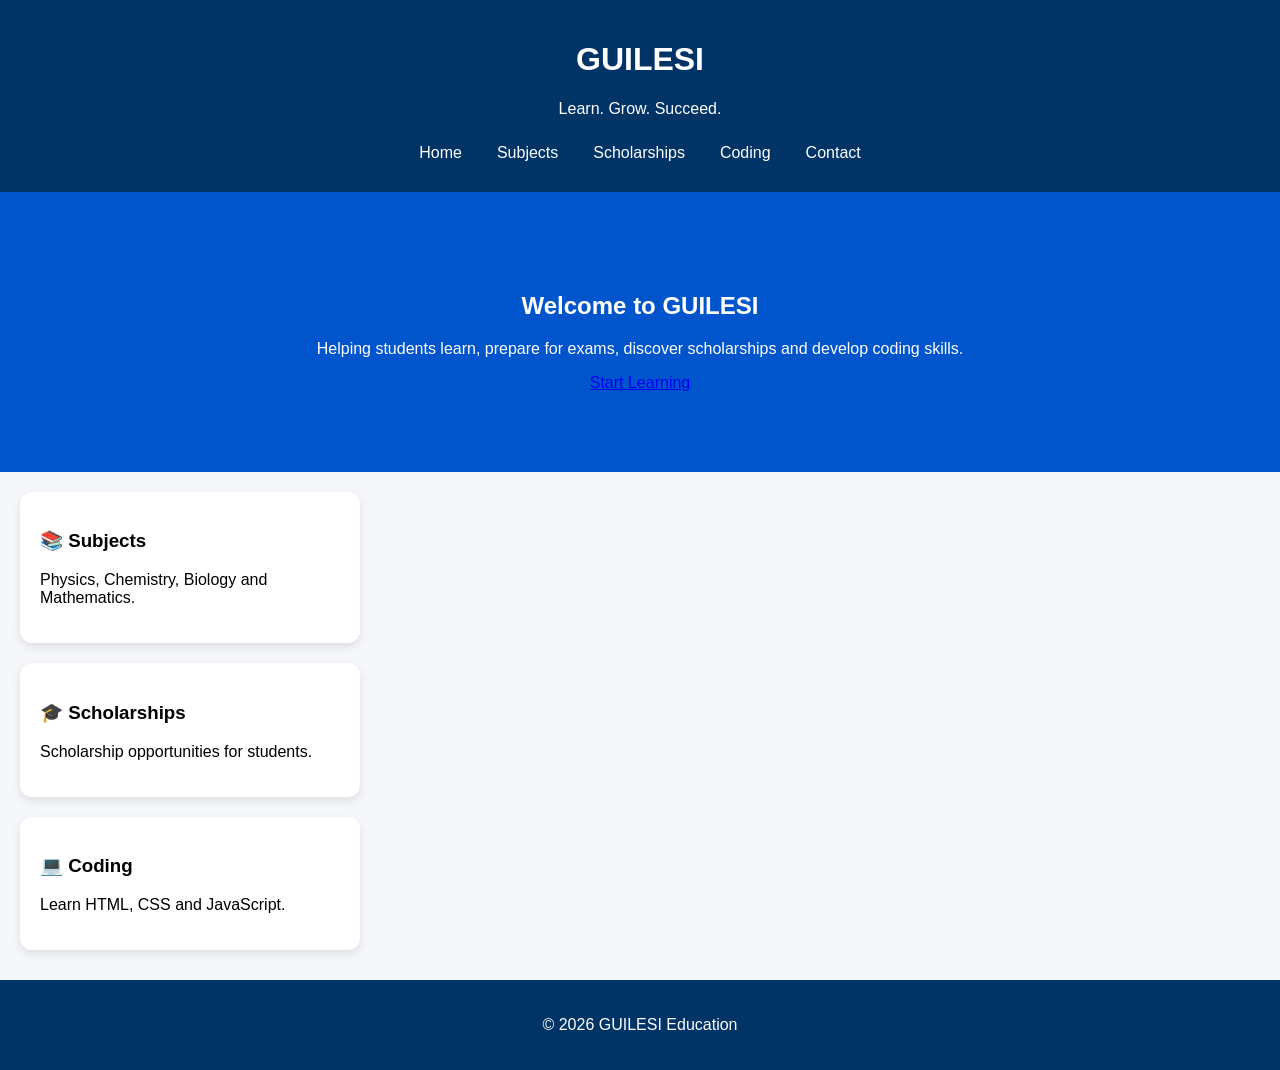
<file: Index.html>
<!DOCTYPE html>
<html>
<head>
<title>GUILESI Education</title>
<link rel="stylesheet" href="style.css">
</head>

<body>

<header>
<h1>GUILESI</h1>
<p>Learn. Grow. Succeed.</p>

<nav>
<a href="index.html">Home</a>
<a href="subjects.html">Subjects</a>
<a href="scholarships.html">Scholarships</a>
<a href="coding.html">Coding</a>
<a href="contact.html">Contact</a>
</nav>
</header>

<section class="hero">
<h2>Welcome to GUILESI</h2>

<p>
Helping students learn, prepare for exams,
discover scholarships and develop coding skills.
</p>

<a href="subjects.html" class="btn">
Start Learning
</a>
</section>

<section class="features">

<div class="card">
<h3>📚 Subjects</h3>
<p>Physics, Chemistry, Biology and Mathematics.</p>
</div>

<div class="card">
<h3>🎓 Scholarships</h3>
<p>Scholarship opportunities for students.</p>
</div>

<div class="card">
<h3>💻 Coding</h3>
<p>Learn HTML, CSS and JavaScript.</p>
</div>

</section>

<footer>
<p>© 2026 GUILESI Education</p>
</footer>

</body>
  </html>
</file>
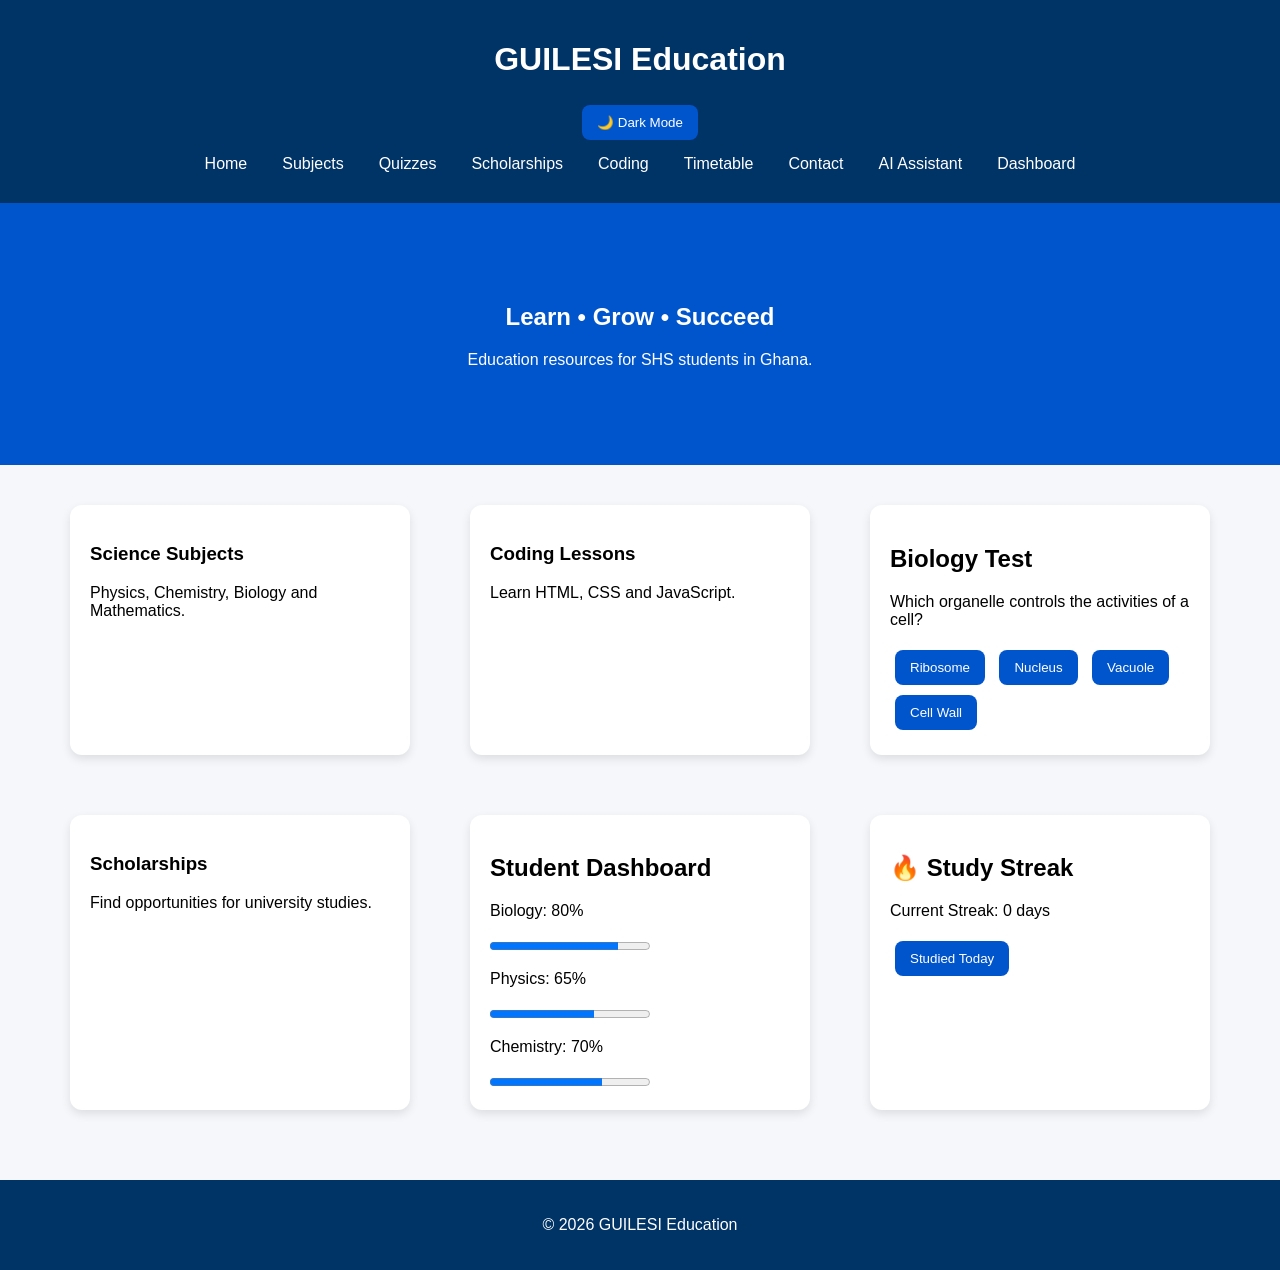
<file: index.html>
<!DOCTYPE html>
<html>
<head>
    <title>GUILESI Education</title>
    <link rel="stylesheet" href="style.css">
</head>
<body>
    <header>
    <h1>GUILESI Education</h1>

       <button onclick="toggleMode()">
🌙 Dark Mode
       </button> 
    <nav>
        <a href="index.html">Home</a>
        <a href="subject.html">Subjects</a>
        <a href="quizzes.html">Quizzes</a>
        <a href="scholarships.html">Scholarships</a>
        <a href="coding.html">Coding</a>
        <a href="timetable.html">Timetable</a>
        <a href="contact.html">Contact</a>
       <a href="ai-assistant.html">AI Assistant</a>
        <a href="dashboard.html">Dashboard</a>
    </nav>
</header>
<script>
function toggleMode() {
document.body.classList.toggle("dark");
}
</script>
<section class="hero">
    <h2>Learn • Grow • Succeed</h2>
    <p>Education resources for SHS students in Ghana.</p>
</section>

<section class="cards">
    <div class="card">
        <h3>Science Subjects</h3>
        <p>Physics, Chemistry, Biology and Mathematics.</p>
    </div>

    <div class="card">
        <h3>Coding Lessons</h3>
        <p>Learn HTML, CSS and JavaScript.</p>
    </div>
    <div class="card">
<h2>Biology Test</h2>

<p>Which organelle controls the activities of a cell?</p>

<button onclick="alert('Wrong')">Ribosome</button>
<button onclick="alert('Correct')">Nucleus</button>
<button onclick="alert('Wrong')">Vacuole</button>
<button onclick="alert('Wrong')">Cell Wall</button>

    </div>

    <div class="card">
        <h3>Scholarships</h3>
        <p>Find opportunities for university studies.</p>
    </div>
    <div class="card">
<h2>Student Dashboard</h2>

<p>Biology: 80%</p>
<progress value="80" max="100"></progress>

<p>Physics: 65%</p>
<progress value="65" max="100"></progress>

<p>Chemistry: 70%</p>
<progress value="70" max="100"></progress>
    </div>
    <div class="card">
<h2>🔥 Study Streak</h2>
<p id="streak"></p>
<button onclick="increaseStreak()">Studied Today</button>
</div>

<script>
let streak=localStorage.getItem("streak") || 0;

document.getElementById("streak").innerHTML=
"Current Streak: " + streak + " days";

function increaseStreak(){
streak++;
localStorage.setItem("streak",streak);

document.getElementById("streak").innerHTML=
"Current Streak: " + streak + " days";
}
</script>
</section>

<footer>
    <p>© 2026 GUILESI Education</p>
</footer>
<script>
function darkMode(){
document.body.classList.toggle("dark");
}
</script>
    <script src="script.js"></script>
</body>
</html>
</file>
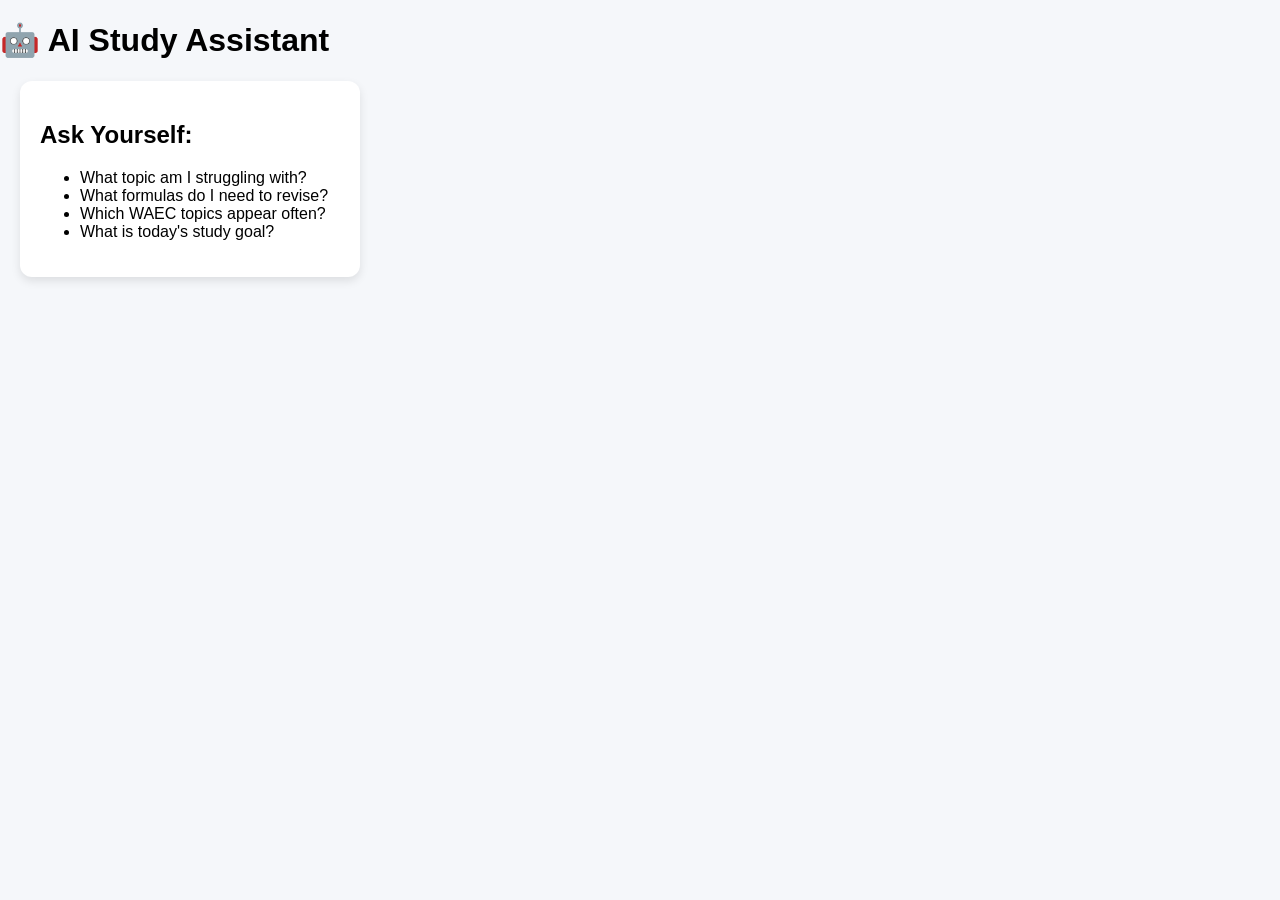
<file: ai-assistant.html>
<!DOCTYPE html>
<html>
<head>
<title>AI Study Assistant</title>
<link rel="stylesheet" href="style.css">
</head>
<body>

<h1>🤖 AI Study Assistant</h1>

<div class="card">

<h2>Ask Yourself:</h2>

<ul>
<li>What topic am I struggling with?</li>
<li>What formulas do I need to revise?</li>
<li>Which WAEC topics appear often?</li>
<li>What is today's study goal?</li>
</ul>

</div>

</body>
</html>
</file>
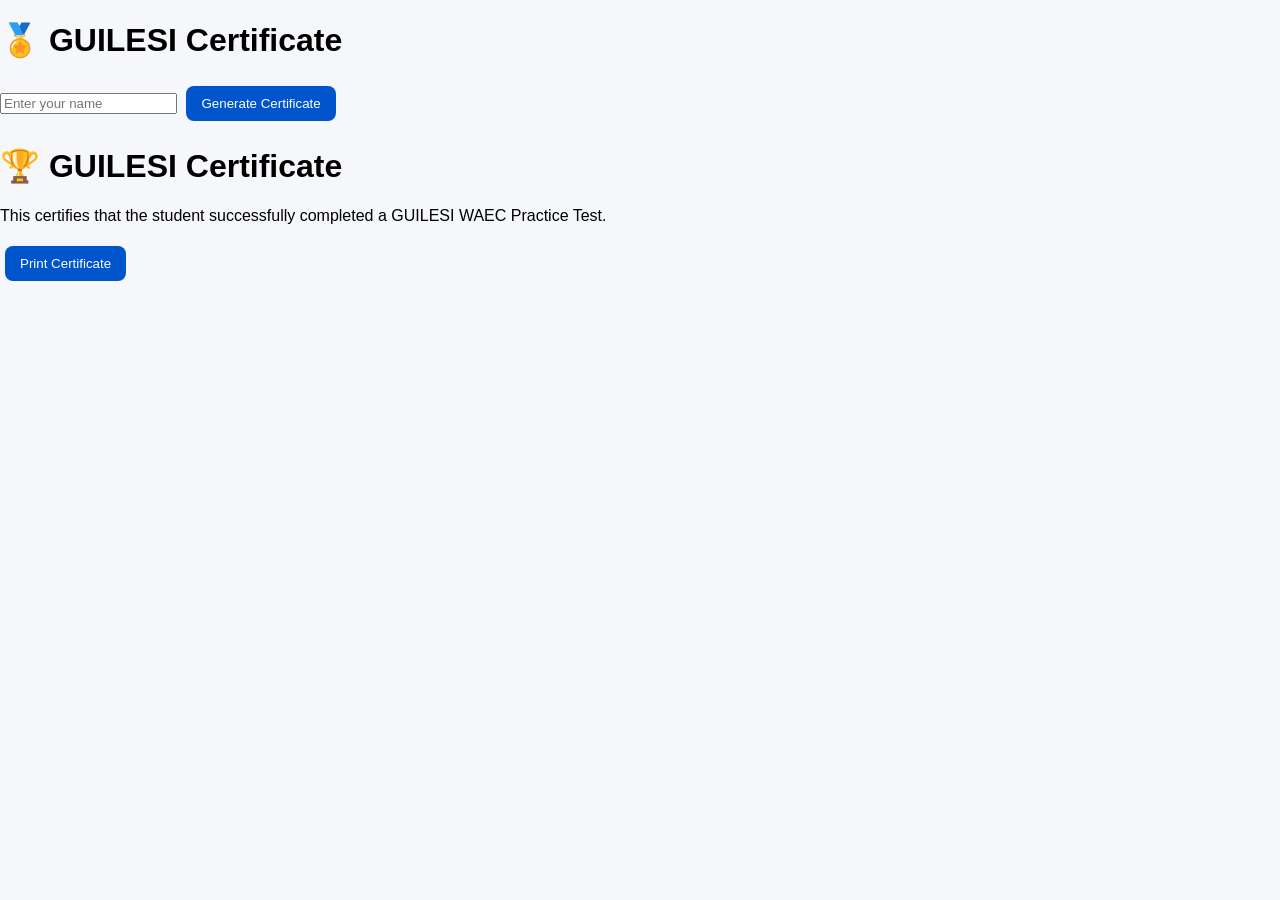
<file: certificate.html>
<!DOCTYPE html>
<html>
<head>
<title>Certificate</title>
<link rel="stylesheet" href="style.css">
</head>
<body>

<h1>🏅 GUILESI Certificate</h1>

<input type="text" id="student" placeholder="Enter your name">

<button onclick="generateCertificate()">
Generate Certificate
</button>

<h2 id="certificate"></h2>

<script>
function generateCertificate(){
let name=document.getElementById("student").value;

document.getElementById("certificate").innerHTML=
"Certificate awarded to " + name +
" for successfully completing a GUILESI assessment.";
}
</script>


<h1>🏆 GUILESI Certificate</h1>

<p>
This certifies that the student
successfully completed a GUILESI WAEC Practice Test.
</p>

<button onclick="window.print()">
Print Certificate
</button>

</body>
</html>
</file>
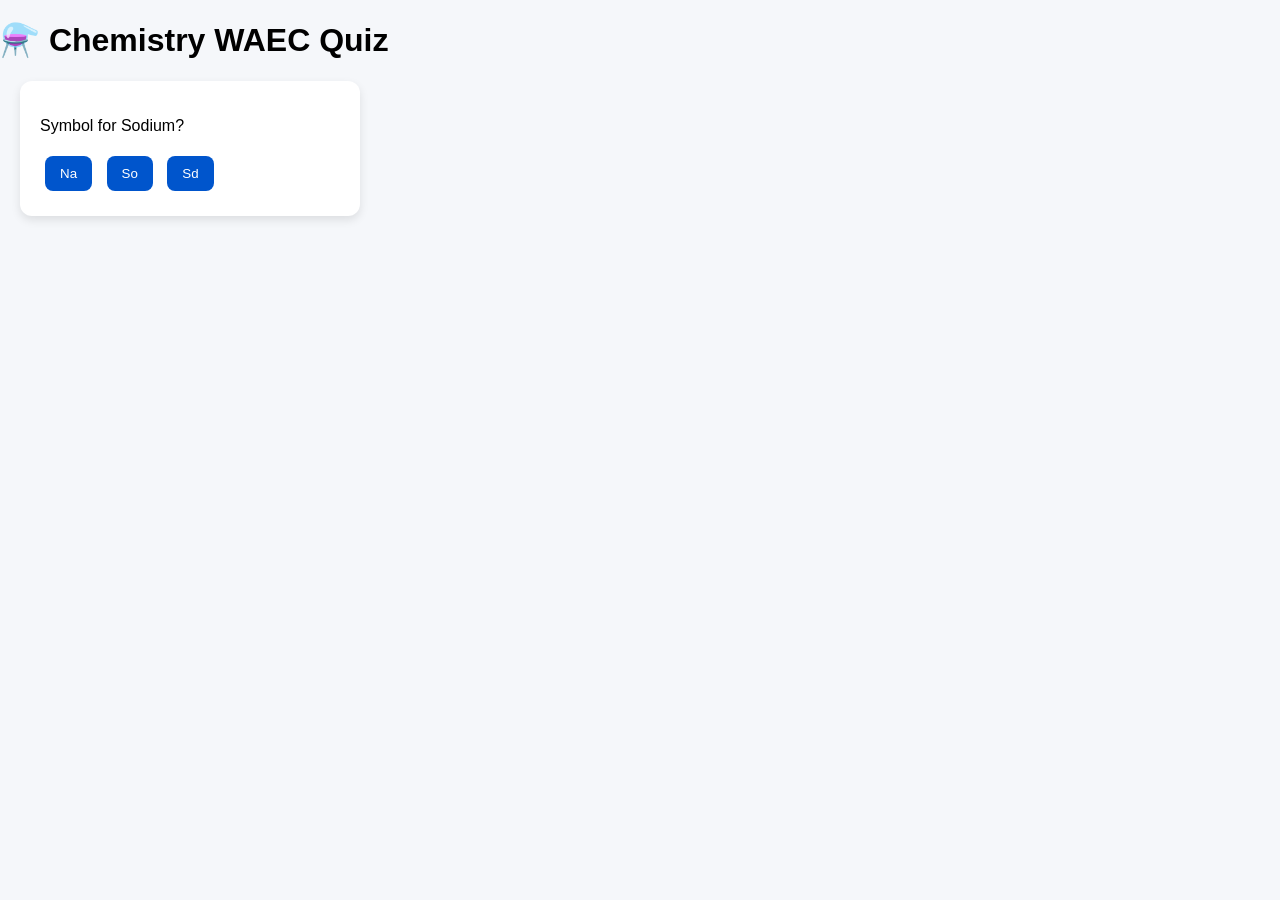
<file: chemistry.html>
<!DOCTYPE html>
<html>
<head>
<title>Chemistry WAEC Quiz</title>
<link rel="stylesheet" href="style.css">
</head>

<body>

<h1>⚗️ Chemistry WAEC Quiz</h1>

<div class="card">

<p>Symbol for Sodium?</p>

<button onclick="alert('Correct')">
Na
</button>

<button onclick="alert('Wrong')">
So
</button>

<button onclick="alert('Wrong')">
Sd
</button>

</div>

</body>
</html>
</file>
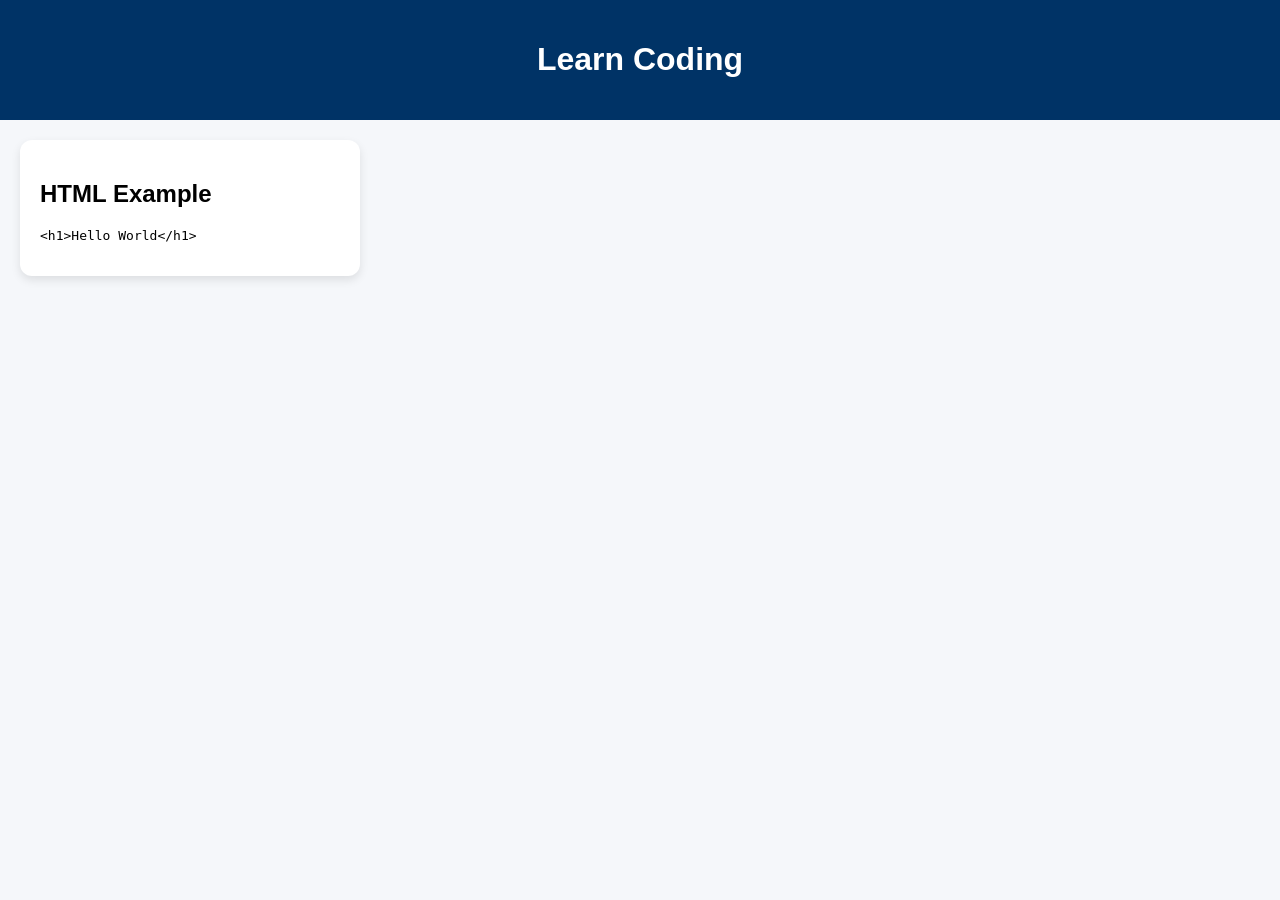
<file: coding.html>
<!DOCTYPE html>
<html>
<head>
<title>Coding Lessons</title>
<link rel="stylesheet" href="style.css">
</head>
<body>

<header>
<h1>Learn Coding</h1>
</header>

<div class="card">
<h2>HTML Example</h2>

<pre>
&lt;h1&gt;Hello World&lt;/h1&gt;
</pre>

</div>

</body>
</html>
</file>
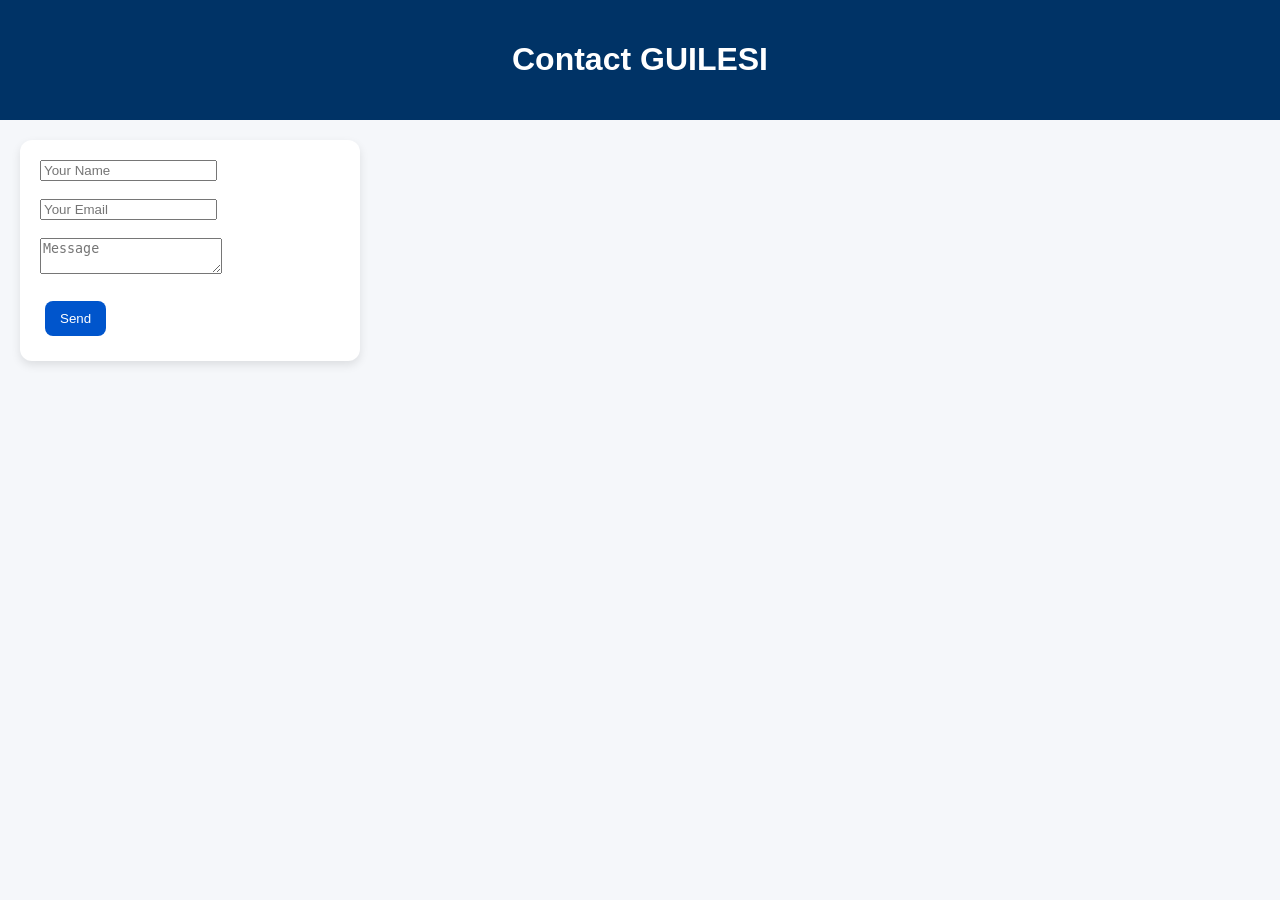
<file: contact.html>
<!DOCTYPE html>
<html>
<head>
<title>Contact</title>
<link rel="stylesheet" href="style.css">
</head>
<body>

<header>
<h1>Contact GUILESI</h1>
</header>

<div class="card">

<form>
<input type="text" placeholder="Your Name"><br><br>

<input type="email" placeholder="Your Email"><br><br>

<textarea placeholder="Message"></textarea><br><br>

<button>Send</button>

</form>

</div>

</body>
</html>
</file>
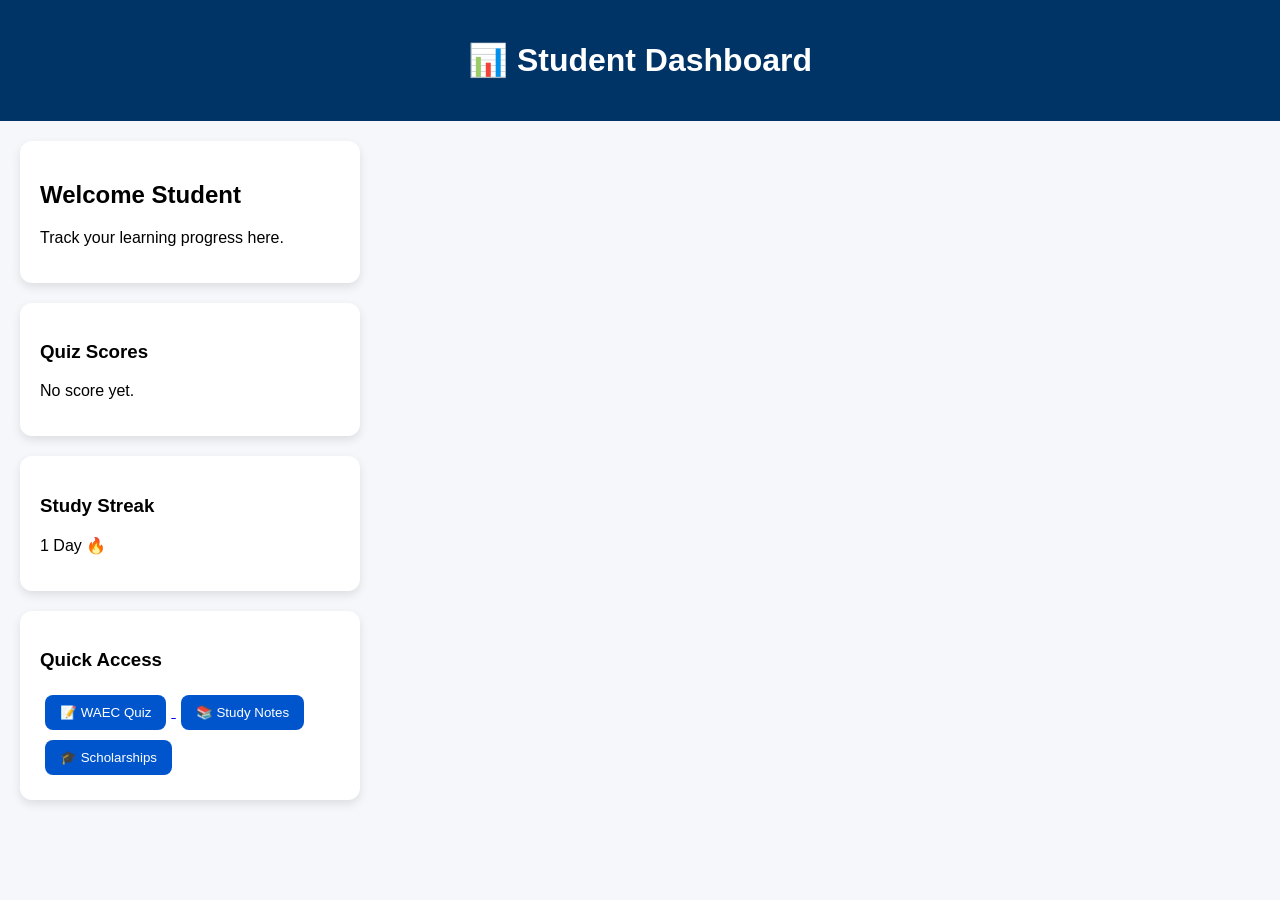
<file: dashboard.html>
<!DOCTYPE html>
<html>
<head>
    <title>GUILESI Dashboard</title>
    <link rel="stylesheet" href="style.css">
</head>
<body>

<header>
    <h1>📊 Student Dashboard</h1>
</header>

<div class="card">
    <h2>Welcome Student</h2>
    <p>Track your learning progress here.</p>
</div>

<div class="card">
    <h3>Quiz Scores</h3>
    <p id="scoreDisplay">No score yet.</p>
</div>

<div class="card">
    <h3>Study Streak</h3>
    <p id="streak">1 Day 🔥</p>
</div>

<div class="card">
    <h3>Quick Access</h3>

    <a href="quizzes.html">
        <button>📝 WAEC Quiz</button>
    </a>

    <a href="subject.html">
        <button>📚 Study Notes</button>
    </a>

    <a href="scholarships.html">
        <button>🎓 Scholarships</button>
    </a>

</div>

<script src="script.js"></script>

</body>
  </html>
</file>
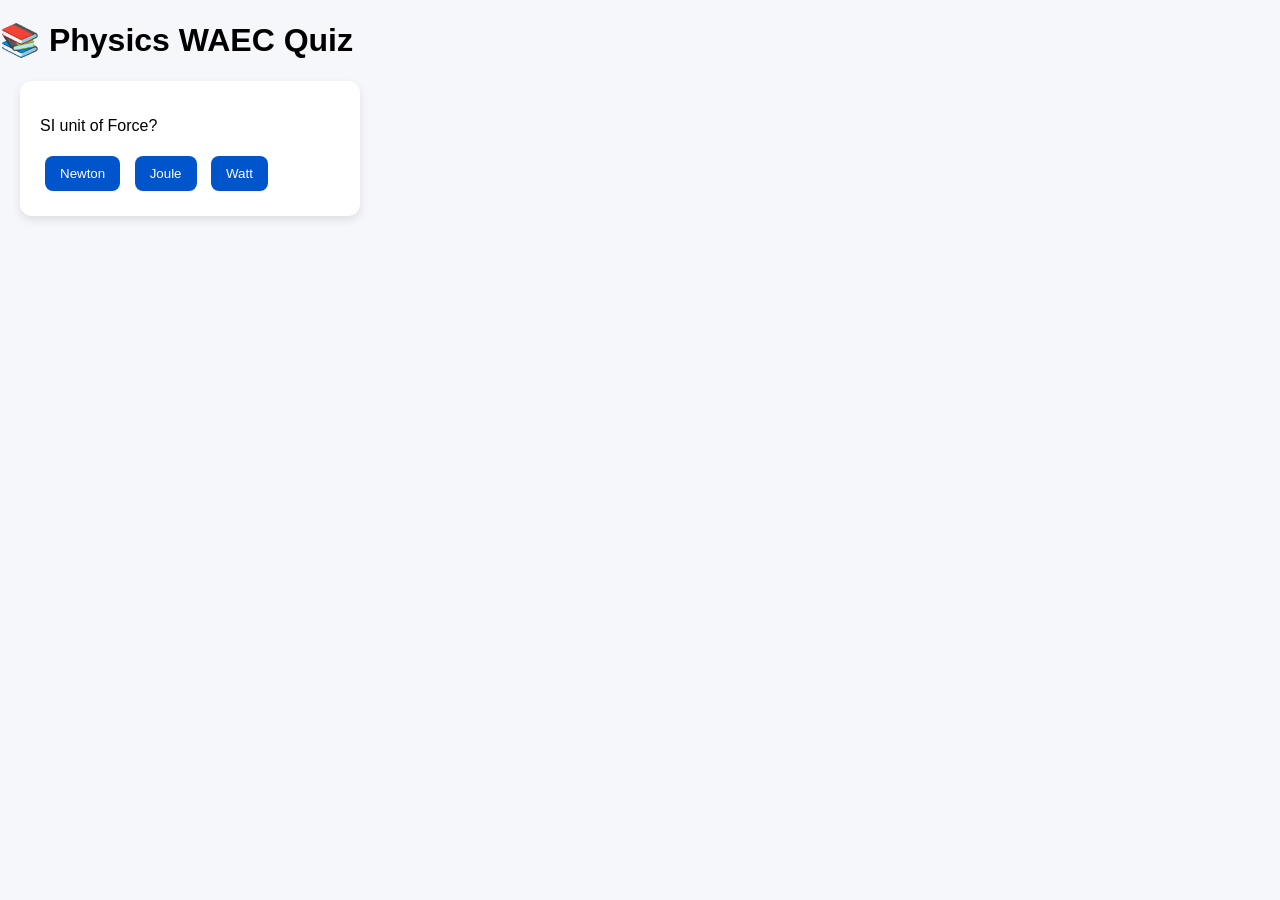
<file: physics.html>
<!DOCTYPE html>
<html>
<head>
<title>Physics WAEC Quiz</title>
<link rel="stylesheet" href="style.css">
</head>

<body>

<h1>📚 Physics WAEC Quiz</h1>

<div class="card">

<p>SI unit of Force?</p>

<button onclick="alert('Correct')">
Newton
</button>

<button onclick="alert('Wrong')">
Joule
</button>

<button onclick="alert('Wrong')">
Watt
</button>

</div>

</body>
</html>
</file>
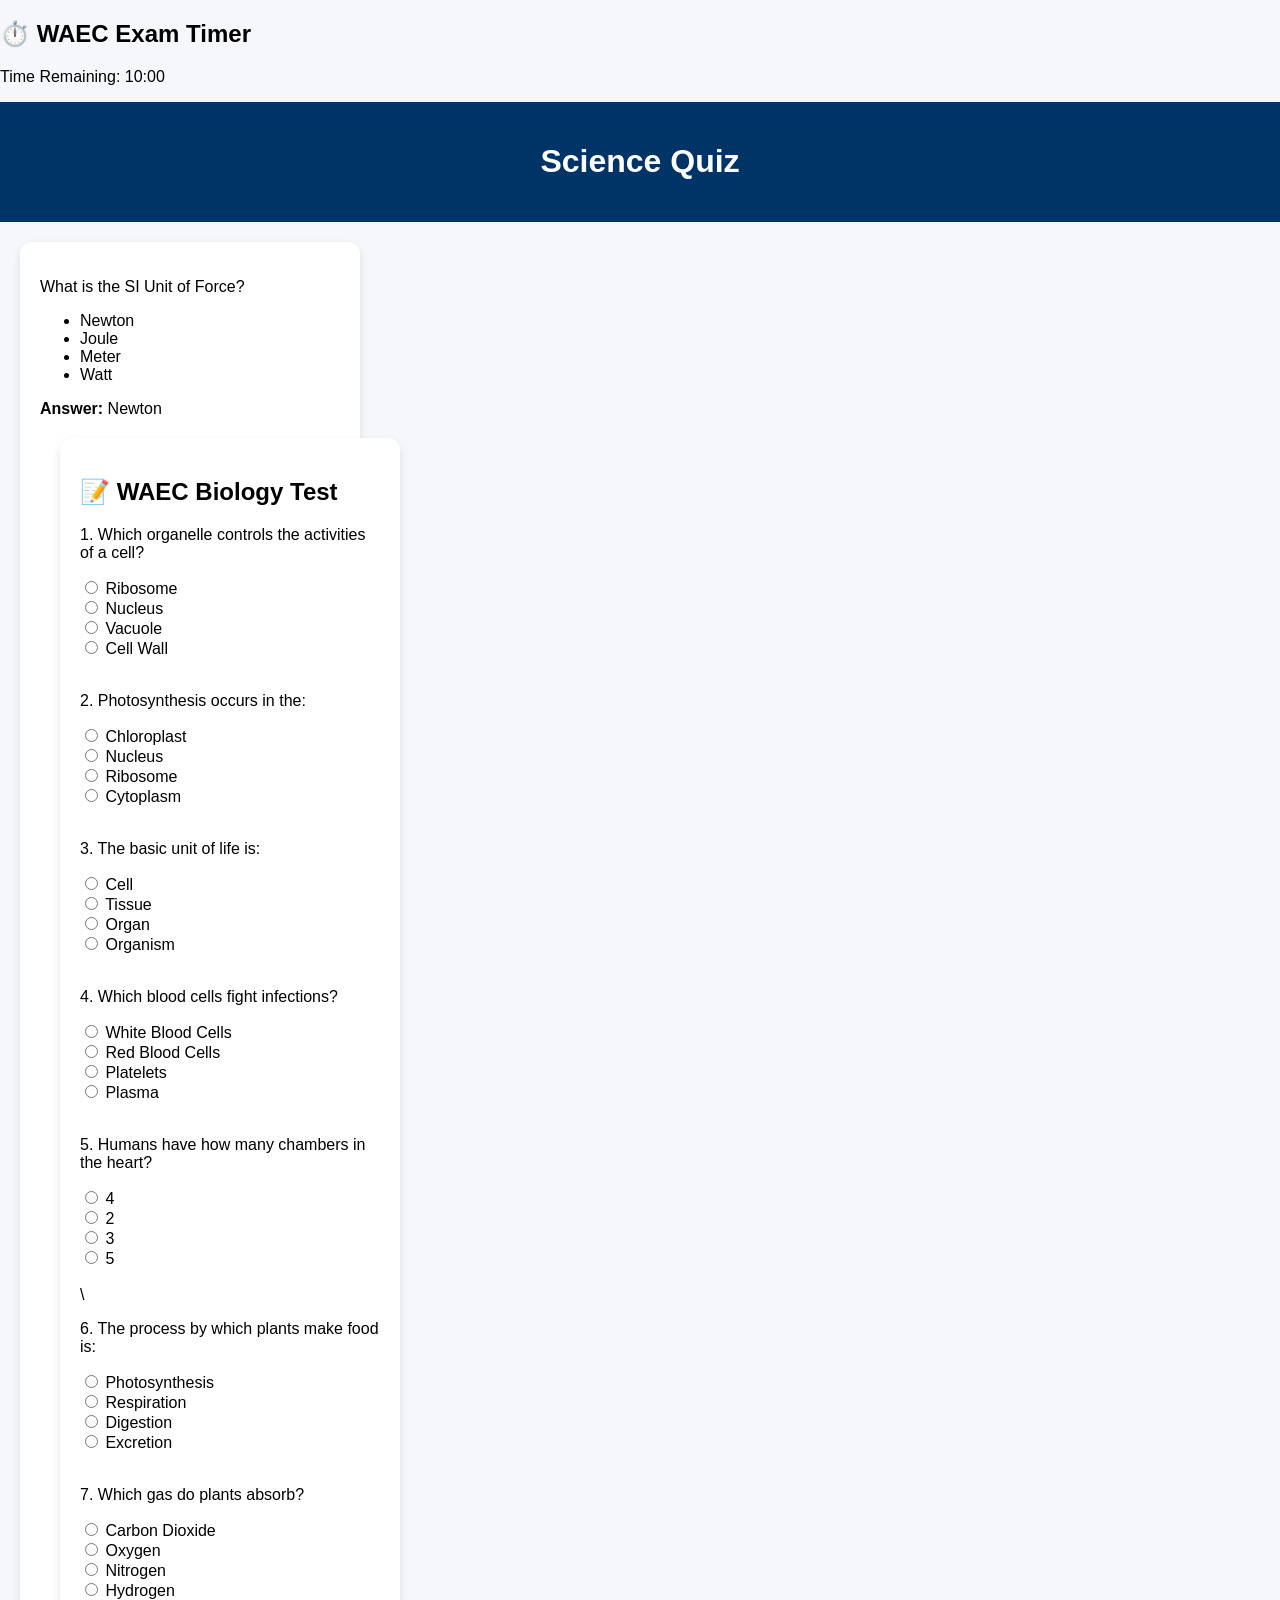
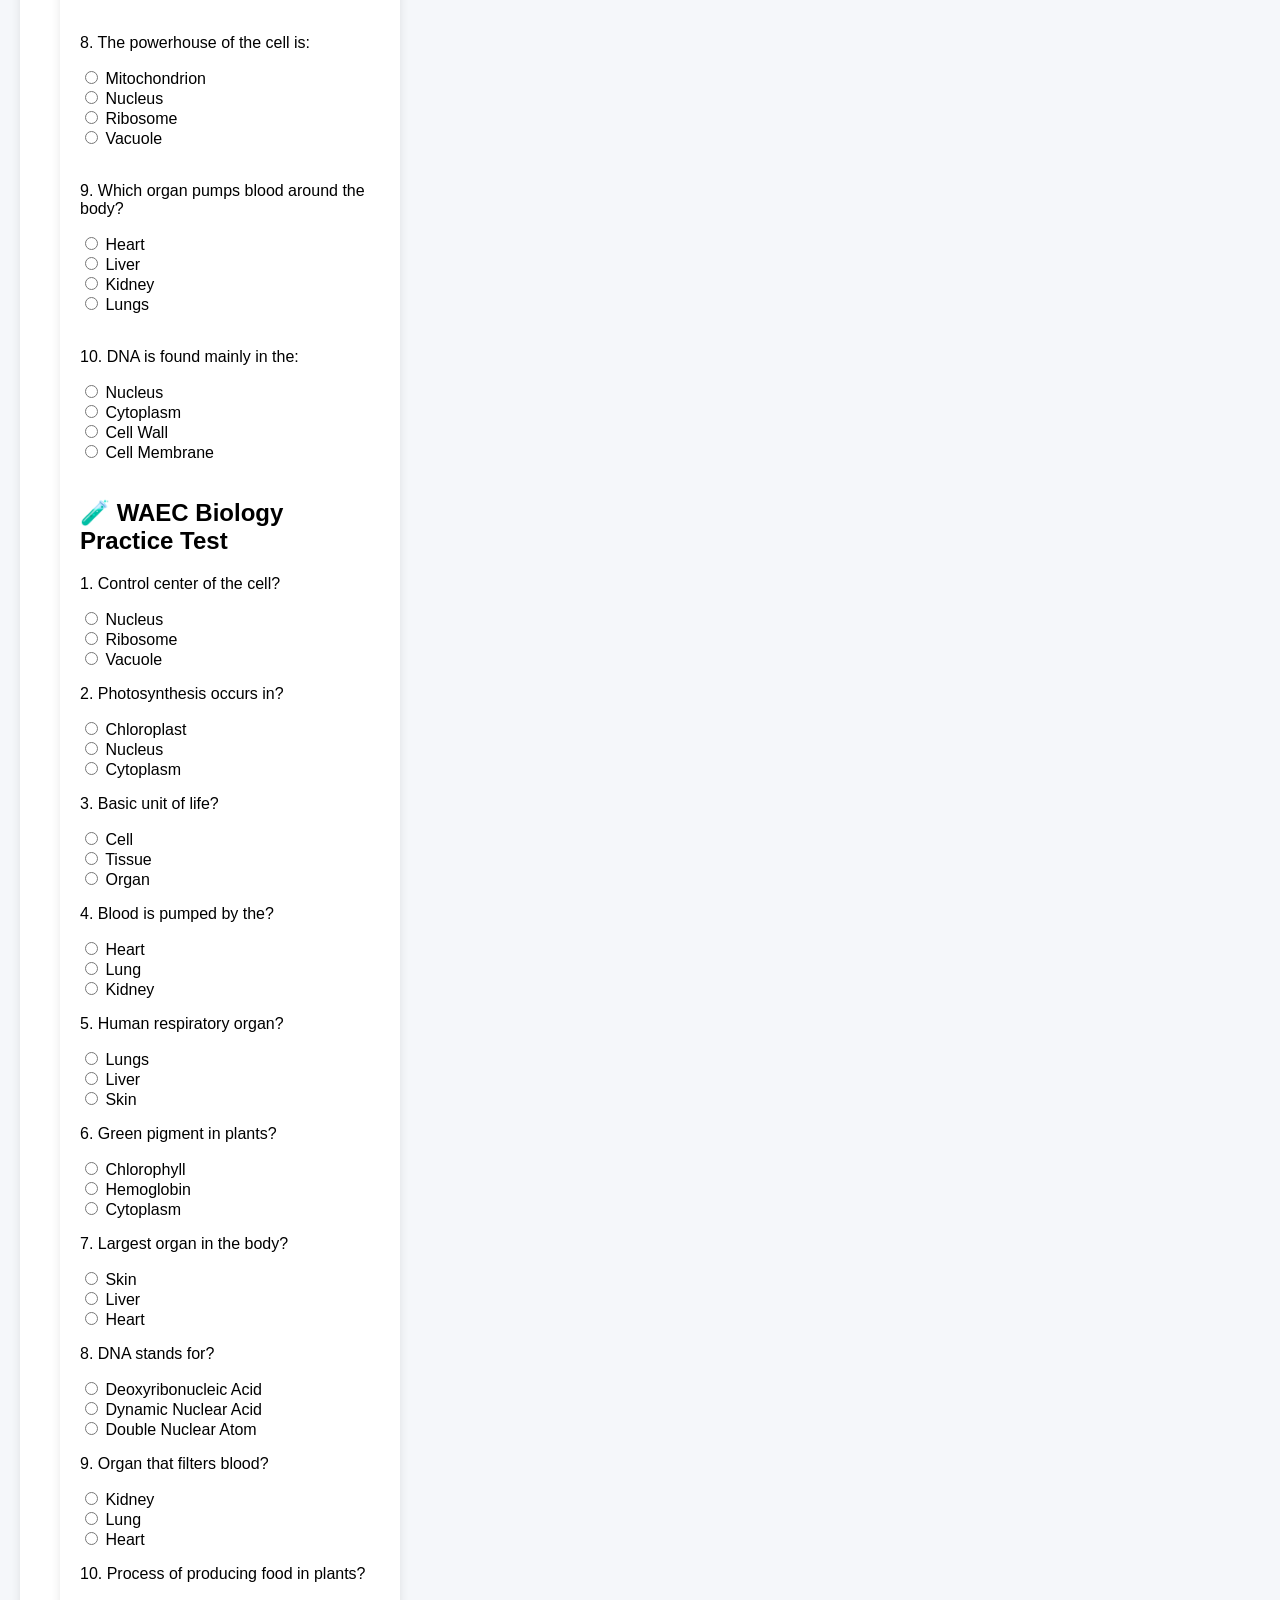
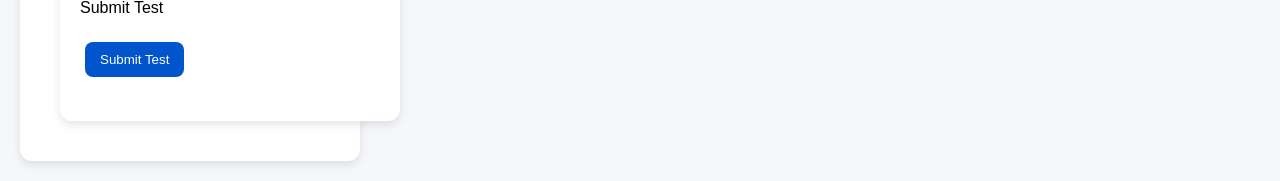
<file: quizzes.html>
<!DOCTYPE html>
<html>
<head>
<title>Quizzes</title>
<link rel="stylesheet" href="style.css">
</head>
<body>
<h2>⏱️ WAEC Exam Timer</h2>

<p>Time Remaining: <span id="timer">10:00</span></p>

<script>
let time = 600;

setInterval(function() {
    let minutes = Math.floor(time / 60);
    let seconds = time % 60;

    document.getElementById("timer").innerHTML =
        minutes + ":" + (seconds < 10 ? "0" : "") + seconds;

    time--;

    if(time < 0){
        alert("Time is up!");
        location.reload();
    }
},1000);
</script>
<header>
<h1>Science Quiz</h1>
</header>

<div class="card">
<p>What is the SI Unit of Force?</p>

<ul>
<li>Newton</li>
<li>Joule</li>
<li>Meter</li>
<li>Watt</li>
</ul>

<p><strong>Answer:</strong> Newton</p>
  <section class="card">
    <h2>📝 WAEC Biology Test</h2>

    <p>1. Which organelle controls the activities of a cell?</p>
    <input type="radio" name="q1" value="0"> Ribosome<br>
    <input type="radio" name="q1" value="1"> Nucleus<br>
    <input type="radio" name="q1" value="0"> Vacuole<br>
    <input type="radio" name="q1" value="0"> Cell Wall<br><br>

    <p>2. Photosynthesis occurs in the:</p>
    <input type="radio" name="q2" value="1"> Chloroplast<br>
    <input type="radio" name="q2" value="0"> Nucleus<br>
    <input type="radio" name="q2" value="0"> Ribosome<br>
    <input type="radio" name="q2" value="0"> Cytoplasm<br><br>

    <p>3. The basic unit of life is:</p>
    <input type="radio" name="q3" value="1"> Cell<br>
    <input type="radio" name="q3" value="0"> Tissue<br>
    <input type="radio" name="q3" value="0"> Organ<br>
    <input type="radio" name="q3" value="0"> Organism<br><br>

    <p>4. Which blood cells fight infections?</p>
    <input type="radio" name="q4" value="1"> White Blood Cells<br>
    <input type="radio" name="q4" value="0"> Red Blood Cells<br>
    <input type="radio" name="q4" value="0"> Platelets<br>
    <input type="radio" name="q4" value="0"> Plasma<br><br>

    <p>5. Humans have how many chambers in the heart?</p>
    <input type="radio" name="q5" value="1"> 4<br>
    <input type="radio" name="q5" value="0"> 2<br>
    <input type="radio" name="q5" value="0"> 3<br>
    <input type="radio" name="q5" value="0"> 5<br><br>
\
    <p>6. The process by which plants make food is:</p>
    <input type="radio" name="q6" value="1"> Photosynthesis<br>
    <input type="radio" name="q6" value="0"> Respiration<br>
    <input type="radio" name="q6" value="0"> Digestion<br>
    <input type="radio" name="q6" value="0"> Excretion<br><br>

    <p>7. Which gas do plants absorb?</p>
    <input type="radio" name="q7" value="1"> Carbon Dioxide<br>
    <input type="radio" name="q7" value="0"> Oxygen<br>
    <input type="radio" name="q7" value="0"> Nitrogen<br>
    <input type="radio" name="q7" value="0"> Hydrogen<br><br>

    <p>8. The powerhouse of the cell is:</p>
    <input type="radio" name="q8" value="1"> Mitochondrion<br>
    <input type="radio" name="q8" value="0"> Nucleus<br>
    <input type="radio" name="q8" value="0"> Ribosome<br>
    <input type="radio" name="q8" value="0"> Vacuole<br><br>

    <p>9. Which organ pumps blood around the body?</p>
    <input type="radio" name="q9" value="1"> Heart<br>
    <input type="radio" name="q9" value="0"> Liver<br>
    <input type="radio" name="q9" value="0"> Kidney<br>
    <input type="radio" name="q9" value="0"> Lungs<br><br>

    <p>10. DNA is found mainly in the:</p>
    <input type="radio" name="q10" value="1"> Nucleus<br>
    <input type="radio" name="q10" value="0"> Cytoplasm<br>
    <input type="radio" name="q10" value="0"> Cell Wall<br>
    <input type="radio" name="q10" value="0"> Cell Membrane<br><br>
<h2>🧪 WAEC Biology Practice Test</h2>

<form id="quizForm">

<p>1. Control center of the cell?</p>
<input type="radio" name="q1" value="1"> Nucleus<br>
<input type="radio" name="q1" value="0"> Ribosome<br>
<input type="radio" name="q1" value="0"> Vacuole<br>

<p>2. Photosynthesis occurs in?</p>
<input type="radio" name="q2" value="1"> Chloroplast<br>
<input type="radio" name="q2" value="0"> Nucleus<br>
<input type="radio" name="q2" value="0"> Cytoplasm<br>

<p>3. Basic unit of life?</p>
<input type="radio" name="q3" value="1"> Cell<br>
<input type="radio" name="q3" value="0"> Tissue<br>
<input type="radio" name="q3" value="0"> Organ<br>

<p>4. Blood is pumped by the?</p>
<input type="radio" name="q4" value="1"> Heart<br>
<input type="radio" name="q4" value="0"> Lung<br>
<input type="radio" name="q4" value="0"> Kidney<br>

<p>5. Human respiratory organ?</p>
<input type="radio" name="q5" value="1"> Lungs<br>
<input type="radio" name="q5" value="0"> Liver<br>
<input type="radio" name="q5" value="0"> Skin<br>

<p>6. Green pigment in plants?</p>
<input type="radio" name="q6" value="1"> Chlorophyll<br>
<input type="radio" name="q6" value="0"> Hemoglobin<br>
<input type="radio" name="q6" value="0"> Cytoplasm<br>

<p>7. Largest organ in the body?</p>
<input type="radio" name="q7" value="1"> Skin<br>
<input type="radio" name="q7" value="0"> Liver<br>
<input type="radio" name="q7" value="0"> Heart<br>

<p>8. DNA stands for?</p>
<input type="radio" name="q8" value="1"> Deoxyribonucleic Acid<br>
<input type="radio" name="q8" value="0"> Dynamic Nuclear Acid<br>
<input type="radio" name="q8" value="0"> Double Nuclear Atom<br>

<p>9. Organ that filters blood?</p>
<input type="radio" name="q9" value="1"> Kidney<br>
<input type="radio" name="q9" value="0"> Lung<br>
<input type="radio" name="q9" value="0"> Heart<br>

<p>10. Process of producing food in plants?</p>
<inp

<button type="button" onclick="calculateScore()">
Submit Test
</button>

</form>

<h2 id="result"></h2>
    <button onclick="calculateScore()">Submit Test</button>

    <h3 id="result"></h3>
    <h3 id="savedScore"></h3>
      </section>
</div>
  <script>
function calculateScore() {

    let score = 0;

    for(let i = 1; i <= 10; i++) {
        let answer = document.querySelector('input[name="q'+i+'"]:checked');

        if(answer) {
            score += Number(answer.value);
        }
    }

    let percentage = (score / 10) * 100;

    document.getElementById("result").innerHTML =
        "Your Score: " + score + "/10 (" + percentage + "%)";
} 
  </script>
<script>
let timeLeft = 600;
<div id="timer">10:00</div>
function startTimer(){
setInterval(function(){
let minutes = Math.floor(timeLeft/60);
let seconds = timeLeft%60;

document.getElementById("timer").innerHTML =
minutes + ":" + (seconds<10?"0":"") + seconds;

timeLeft--;

if(timeLeft < 0){
alert("Time Up!");
}
},1000);
}

startTimer();
</script>
</body>
</html>
</file>
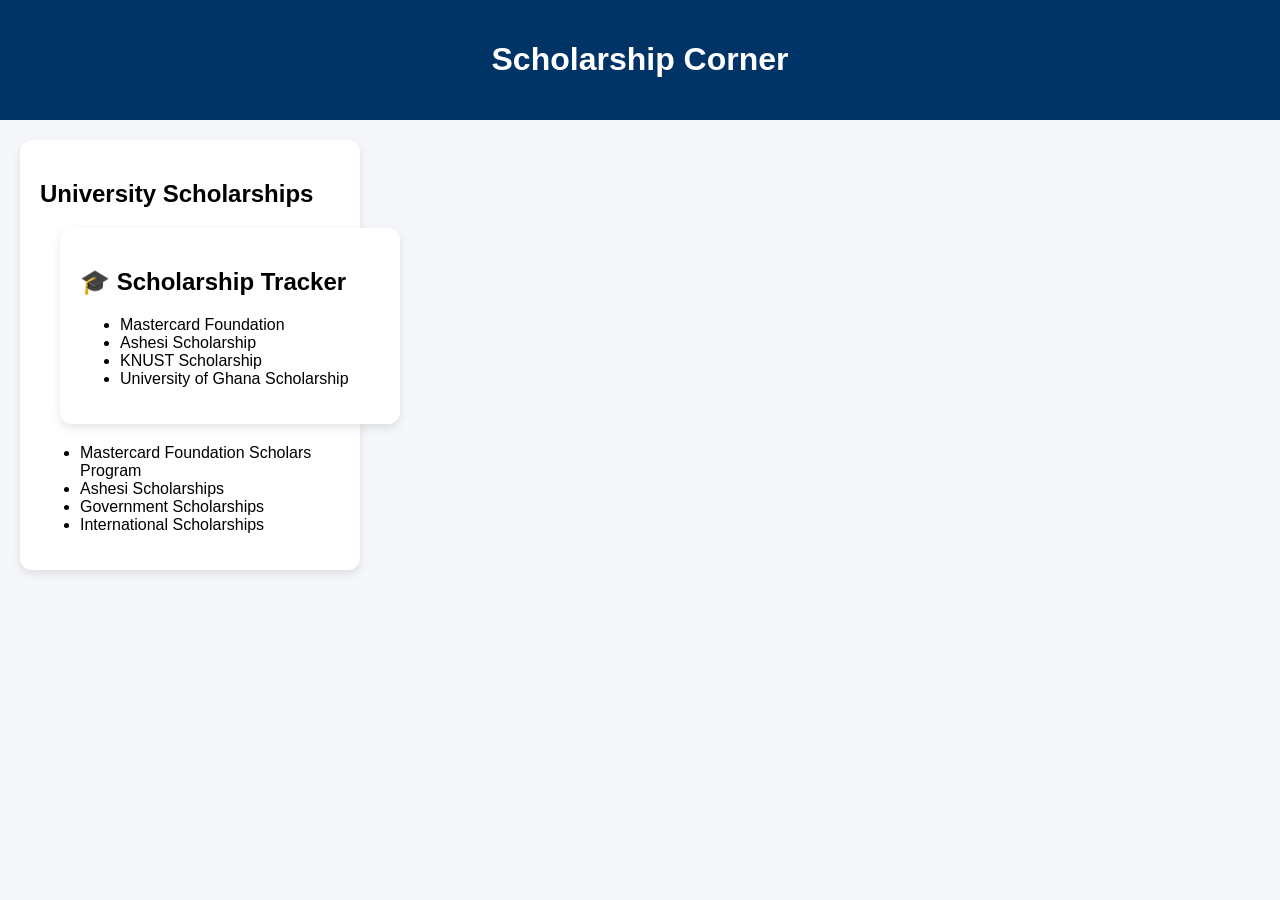
<file: scholarships.html>
<!DOCTYPE html>
<html>
<head>
<title>Scholarships</title>
<link rel="stylesheet" href="style.css">
</head>
<body>

<header>
<h1>Scholarship Corner</h1>
</header>

<div class="card">
<h2>University Scholarships</h2>
<div class="card">
<h2>🎓 Scholarship Tracker</h2>

<ul>
<li>Mastercard Foundation</li>
<li>Ashesi Scholarship</li>
<li>KNUST Scholarship</li>
<li>University of Ghana Scholarship</li>
</ul>

</div>
<ul>
<li>Mastercard Foundation Scholars Program</li>
<li>Ashesi Scholarships</li>
<li>Government Scholarships</li>
<li>International Scholarships</li>
</ul>

</div>

</body>
</html>
</file>
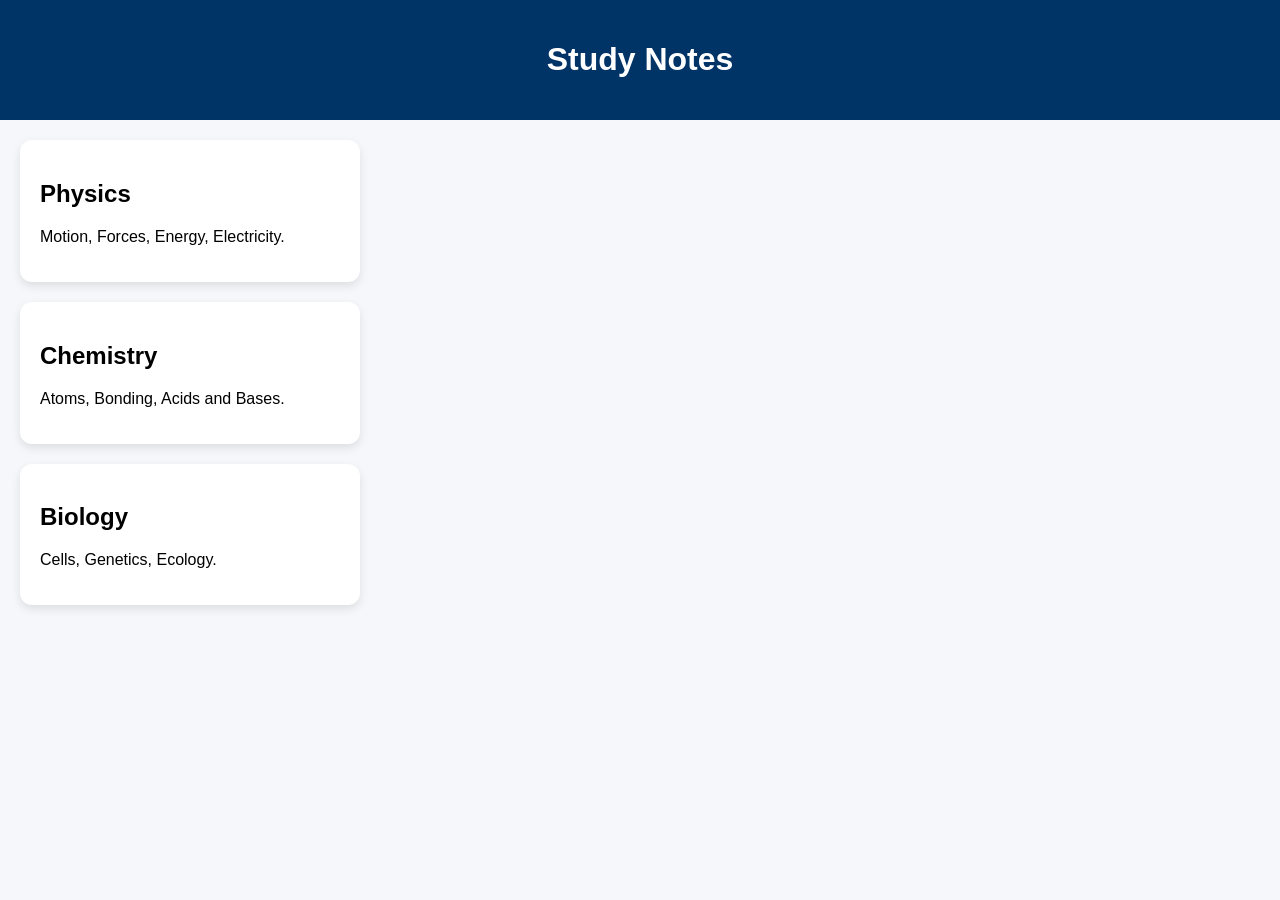
<file: subject.html>
<!DOCTYPE html>
<html>
<head>
<title>Subjects</title>
<link rel="stylesheet" href="style.css">
</head>
<body>

<header>
<h1>Study Notes</h1>
</header>

<div class="card">
<h2>Physics</h2>
<p>Motion, Forces, Energy, Electricity.</p>
</div>

<div class="card">
<h2>Chemistry</h2>
<p>Atoms, Bonding, Acids and Bases.</p>
</div>

<div class="card">
<h2>Biology</h2>
<p>Cells, Genetics, Ecology.</p>
</div>

</body>
</html>
</file>
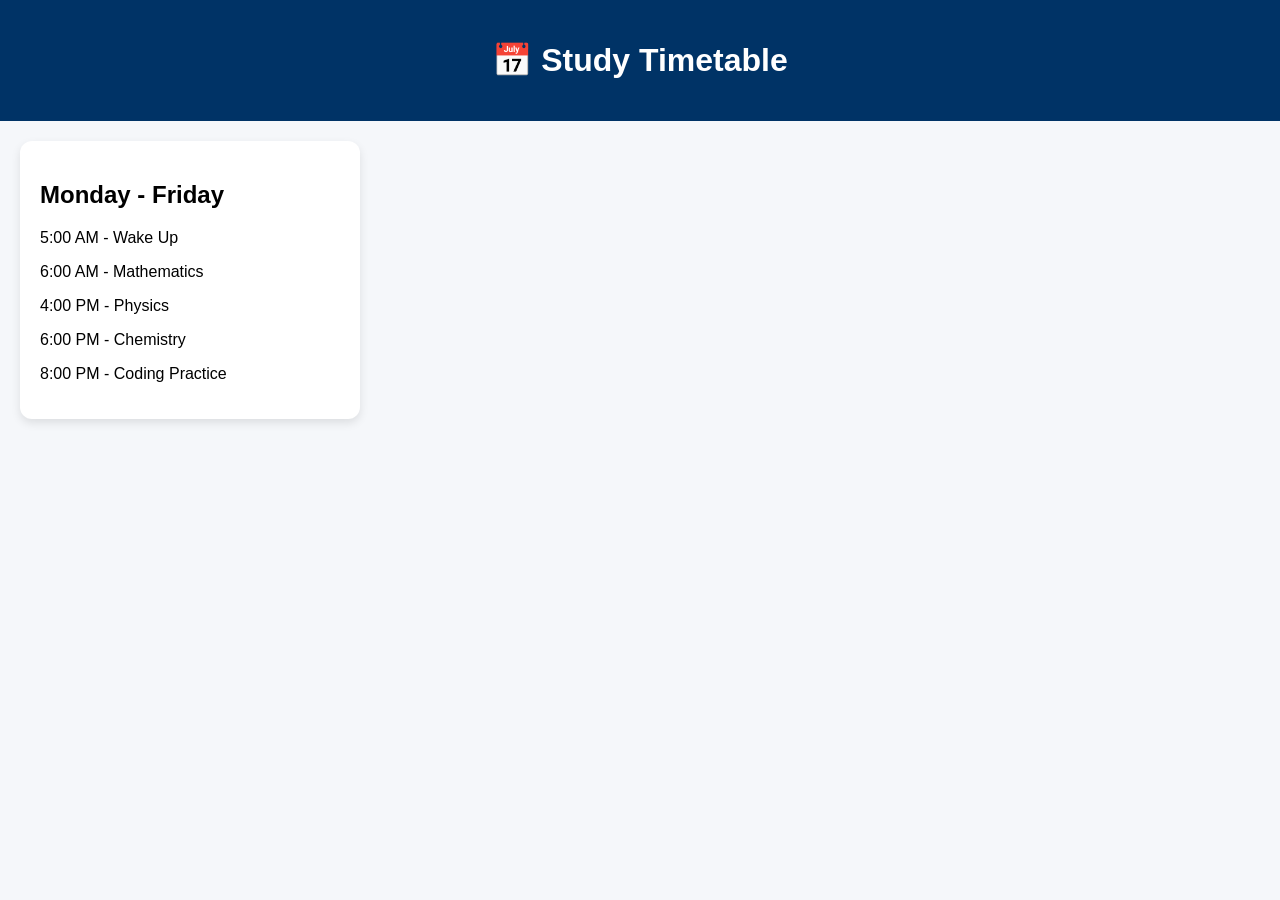
<file: timetable.html>
<!DOCTYPE html>
<html>
<head>
    <title>GUILESI Timetable</title>
    <link rel="stylesheet" href="style.css">
</head>
<body>

<header>
    <h1>📅 Study Timetable</h1>
</header>

<div class="card">
    <h2>Monday - Friday</h2>

    <p>5:00 AM - Wake Up</p>
    <p>6:00 AM - Mathematics</p>
    <p>4:00 PM - Physics</p>
    <p>6:00 PM - Chemistry</p>
    <p>8:00 PM - Coding Practice</p>
</div>

</body>
</html>
</file>
<file: style.css>
body{
    margin:0;
    font-family:Arial, sans-serif;
    background:#f5f7fa;
}

header{
    background:#003366;
    color:white;
    text-align:center;
    padding:20px;
}
.dark-btn{
    position:fixed;
    bottom:20px;
    right:20px;
    background:#0055cc;
    color:white;
    border:none;
    padding:12px 18px;
    border-radius:50px;
    cursor:pointer;
}
.dark{
background:#121212;
color:white;
}

.dark .card{
background:#1e1e1e;
color:white;
}
nav a{
    color:white;
    text-decoration:none;
    margin:10px;
}
nav{
    display:flex;
    flex-wrap:wrap;
    justify-content:center;
    gap:15px;
}

.hero{
    background:#0055cc;
    color:white;
    text-align:center;
    padding:80px 20px;
}

.cards{
    display:flex;
    flex-wrap:wrap;
    justify-content:center;
    gap:20px;
    padding:20px;
}

.card{
    background:white;
    padding:20px;
    border-radius:12px;
    box-shadow:0 4px 10px rgba(0,0,0,0.1);
    width:300px;
}
.card{
    background:white;
    padding:20px;
    border-radius:12px;
    margin:20px;
    box-shadow:0 4px 10px rgba(0,0,0,0.1);
}
button{
    background:#0055cc;
    color:white;
    border:none;
    padding:10px 20px;
    border-radius:8px;
}
button{
    margin:5px;
    padding:10px 15px;
    border:none;
    border-radius:8px;
    cursor:pointer;
}
footer{
    text-align:center;
    background:#003366;
    color:white;
    padding:20px;
    margin-top:30px;
}

@media(max-width:768px){

nav{
display:flex;
flex-direction:column;
gap:10px;
}

.card{
width:90%;
margin:auto;
}

    }
</file>
